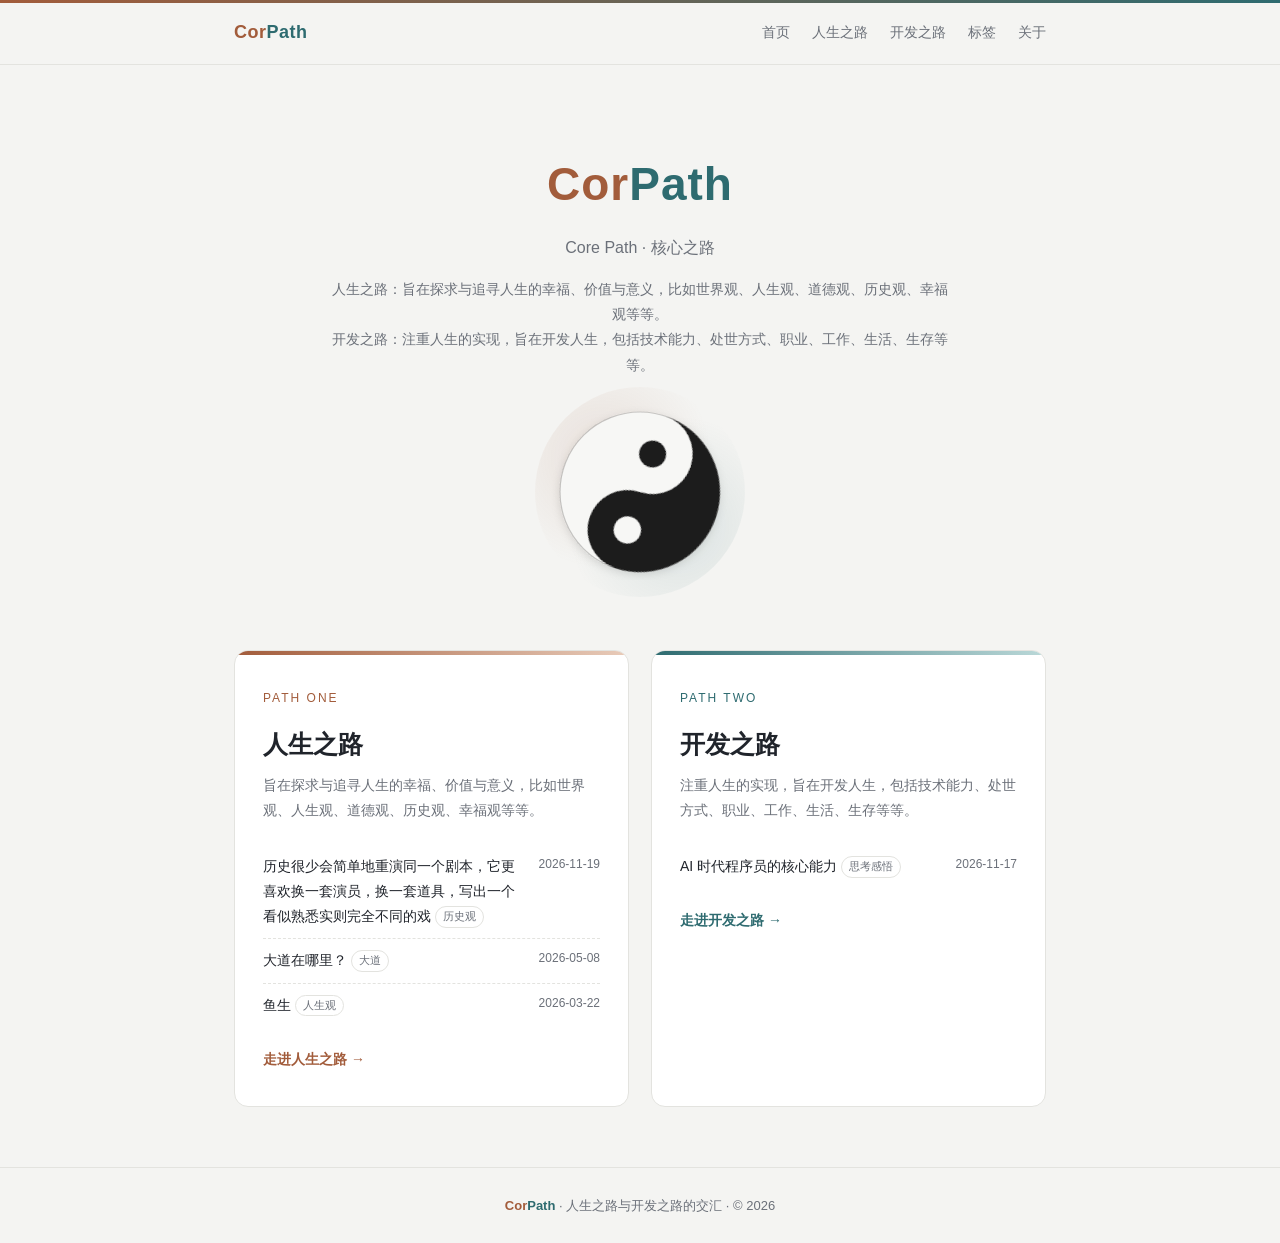
<file: index.html>
<!DOCTYPE html>
<html lang="zh-CN">
<head>
  <meta charset="UTF-8">
  <meta name="viewport" content="width=device-width, initial-scale=1.0">
  <title>CorPath · 人生之路与开发之路</title>
  <meta name="description" content="人生之路：旨在探求与追寻人生的幸福、价值与意义，比如世界观、人生观、道德观、历史观、幸福观等等；开发之路：注重人生的实现，旨在开发人生，包括技术能力、处世方式、职业、工作、生活、生存等等。">
  <link rel="stylesheet" href="assets/style.css">
</head>
<body>
  <header class="site-head">
    <div class="head-inner">
      <a class="brand" href="index.html"><span class="dot">Cor</span><span class="dev">Path</span></a>
      <nav class="site-nav">
        <a href="index.html">首页</a>
        <a href="life/index.html">人生之路</a>
        <a href="dev/index.html">开发之路</a>
        <a href="tags.html">标签</a>
        <a href="about.html">关于</a>
      </nav>
    </div>
  </header>

  <main>
    <section class="hero">
      <h1><span class="core">Cor</span><span class="path">Path</span></h1>
      <p class="sub">Core Path · 核心之路</p>
      <p class="tagline">人生之路：旨在探求与追寻人生的幸福、价值与意义，比如世界观、人生观、道德观、历史观、幸福观等等。<br>开发之路：注重人生的实现，旨在开发人生，包括技术能力、处世方式、职业、工作、生活、生存等等。</p>
      <div class="taiji">
        <img src="assets/taiji.svg" alt="阴阳双鱼盘旋交错，你中有我、我中有你，殊途同归" width="176" height="176">
      </div>
    </section>

    <div class="wrap">
      <section class="fork">
        <!-- 人生之路 -->
        <article class="path-card card-life">
          <span class="label">Path One</span>
          <h2>人生之路</h2>
          <p class="desc">旨在探求与追寻人生的幸福、价值与意义，比如世界观、人生观、道德观、历史观、幸福观等等。</p>
          <ul id="homeLifeList"></ul>
          <a class="enter" href="life/index.html">走进人生之路 →</a>
        </article>

        <!-- 开发之路 -->
        <article class="path-card card-dev">
          <span class="label">Path Two</span>
          <h2>开发之路</h2>
          <p class="desc">注重人生的实现，旨在开发人生，包括技术能力、处世方式、职业、工作、生活、生存等等。</p>
          <ul id="homeDevList"></ul>
          <a class="enter" href="dev/index.html">走进开发之路 →</a>
        </article>
      </section>
    </div>
  </main>

  <footer class="site-foot">
    <span class="brand-mini"><span class="life">Cor</span><span class="dev">Path</span></span> · 人生之路与开发之路的交汇 · &copy; 2026
  </footer>

  <script src="assets/posts.js"></script>
  <script src="assets/dir.js"></script>
</body>
</html>
</file>
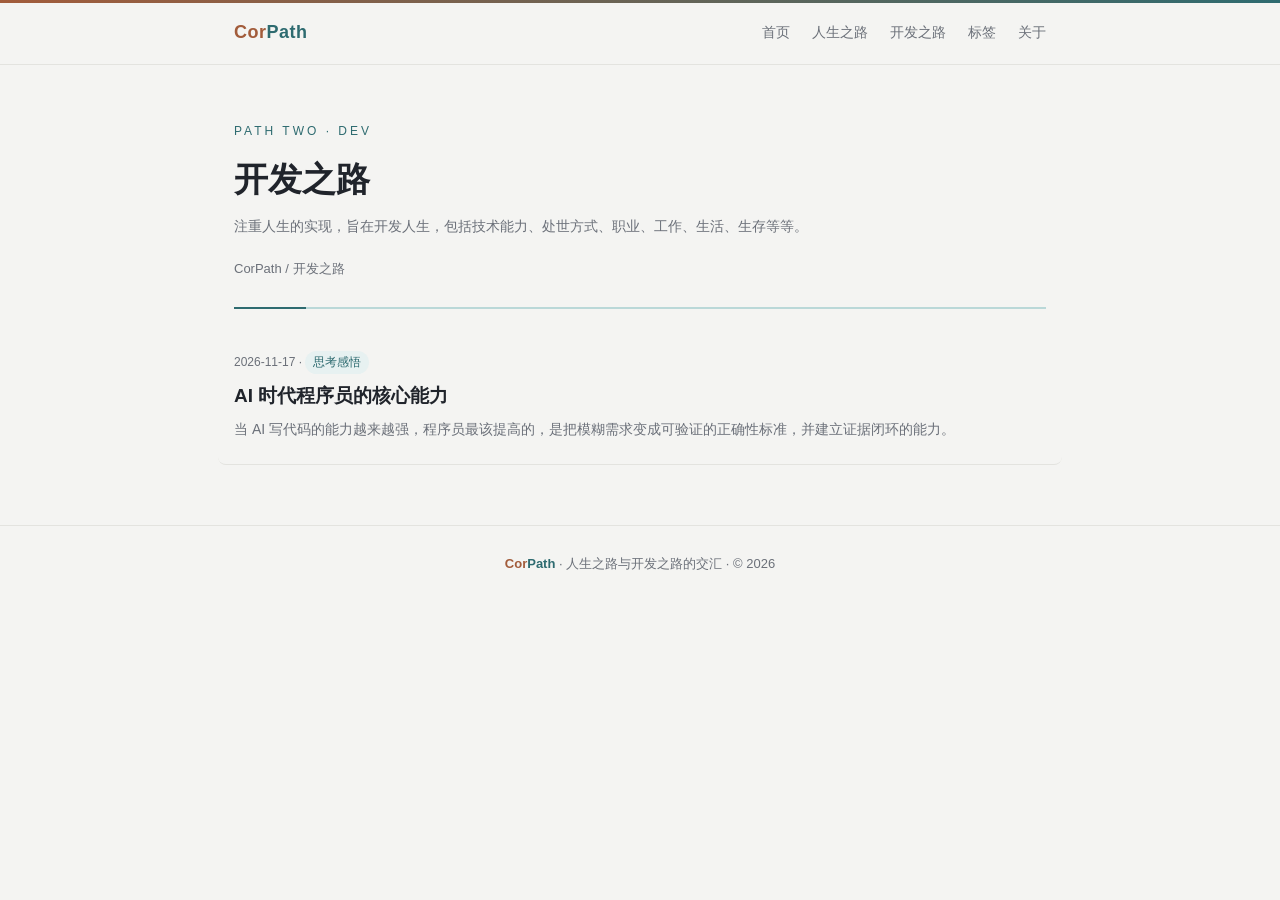
<file: dev/index.html>
<!DOCTYPE html>
<html lang="zh-CN">
<head>
  <meta charset="UTF-8">
  <meta name="viewport" content="width=device-width, initial-scale=1.0">
  <title>开发之路 · CorPath</title>
  <link rel="stylesheet" href="../assets/style.css">
</head>
<body data-dir="dev">
  <header class="site-head">
    <div class="head-inner">
      <a class="brand" href="../index.html"><span class="dot">Cor</span><span class="dev">Path</span></a>
      <nav class="site-nav">
        <a href="../index.html">首页</a>
        <a href="../life/index.html">人生之路</a>
        <a href="index.html">开发之路</a>
        <a href="../tags.html">标签</a>
        <a href="../about.html">关于</a>
      </nav>
    </div>
  </header>

  <main class="wrap dev-board">
    <div class="board-head dev">
      <div class="kicker"></div>
      <h1></h1>
      <p></p>
      <div class="crumb"></div>
    </div>

    <ul class="post-list" data-post-list></ul>
  </main>

  <footer class="site-foot">
    <span class="brand-mini"><span class="life">Cor</span><span class="dev">Path</span></span> · 人生之路与开发之路的交汇 · &copy; 2026
  </footer>

  <script src="../assets/posts.js"></script>
  <script src="../assets/dir.js"></script>
</body>
</html>
</file>
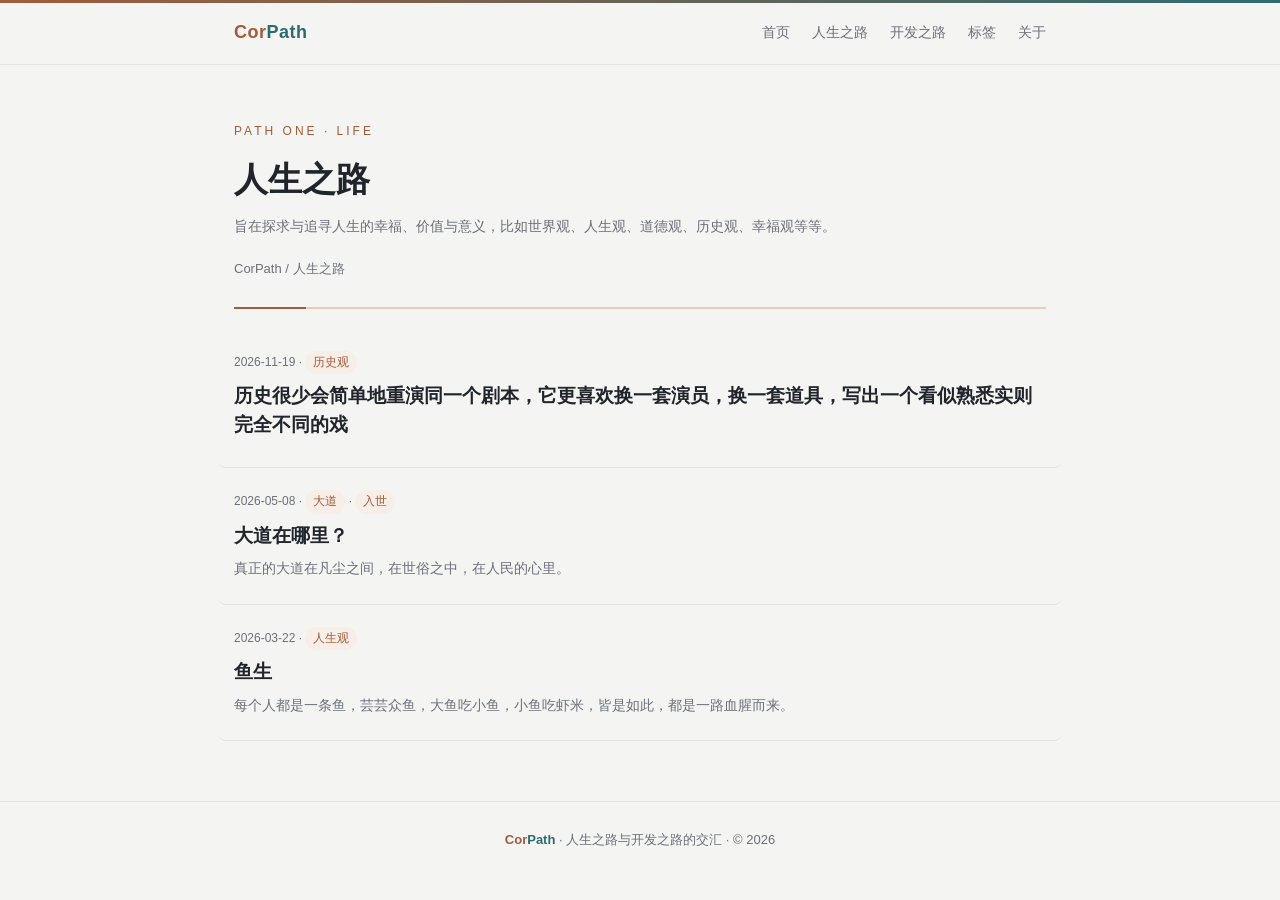
<file: life/index.html>
<!DOCTYPE html>
<html lang="zh-CN">
<head>
  <meta charset="UTF-8">
  <meta name="viewport" content="width=device-width, initial-scale=1.0">
  <title>人生之路 · CorPath</title>
  <link rel="stylesheet" href="../assets/style.css">
</head>
<body data-dir="life">
  <header class="site-head">
    <div class="head-inner">
      <a class="brand" href="../index.html"><span class="dot">Cor</span><span class="dev">Path</span></a>
      <nav class="site-nav">
        <a href="../index.html">首页</a>
        <a href="index.html">人生之路</a>
        <a href="../dev/index.html">开发之路</a>
        <a href="../tags.html">标签</a>
        <a href="../about.html">关于</a>
      </nav>
    </div>
  </header>

  <main class="wrap life-board">
    <div class="board-head life">
      <div class="kicker"></div>
      <h1></h1>
      <p></p>
      <div class="crumb"></div>
    </div>

    <ul class="post-list" data-post-list></ul>
  </main>

  <footer class="site-foot">
    <span class="brand-mini"><span class="life">Cor</span><span class="dev">Path</span></span> · 人生之路与开发之路的交汇 · &copy; 2026
  </footer>

  <script src="../assets/posts.js"></script>
  <script src="../assets/dir.js"></script>
</body>
</html>
</file>
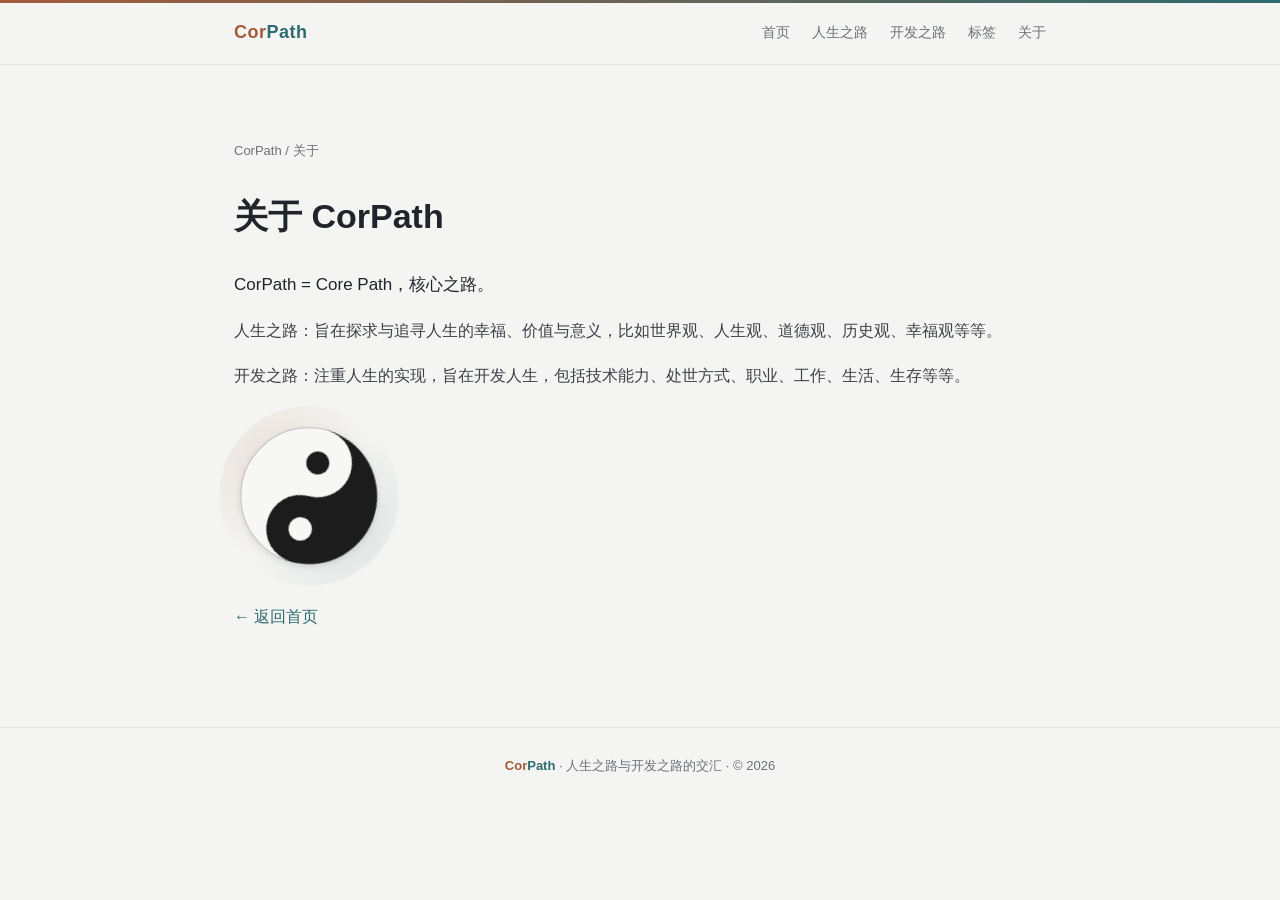
<file: about.html>
<!DOCTYPE html>
<html lang="zh-CN">
<head>
  <meta charset="UTF-8">
  <meta name="viewport" content="width=device-width, initial-scale=1.0">
  <title>关于 · CorPath</title>
  <link rel="stylesheet" href="assets/style.css">
</head>
<body>
  <header class="site-head">
    <div class="head-inner">
      <a class="brand" href="index.html"><span class="dot">Cor</span><span class="dev">Path</span></a>
      <nav class="site-nav">
        <a href="index.html">首页</a>
        <a href="life/index.html">人生之路</a>
        <a href="dev/index.html">开发之路</a>
        <a href="tags.html">标签</a>
        <a href="about.html">关于</a>
      </nav>
    </div>
  </header>

  <main class="wrap about">
    <div class="crumb"><a href="index.html">CorPath</a> / 关于</div>
    <h1>关于 CorPath</h1>
    <p class="lead">CorPath = Core Path，核心之路。</p>
    <p>人生之路：旨在探求与追寻人生的幸福、价值与意义，比如世界观、人生观、道德观、历史观、幸福观等等。</p>
    <p>开发之路：注重人生的实现，旨在开发人生，包括技术能力、处世方式、职业、工作、生活、生存等等。</p>
    <div class="taiji taiji-about">
      <img src="assets/taiji.svg" alt="阴阳双鱼盘旋交错，你中有我、我中有你" width="150" height="150">
    </div>
    <p style="margin-top:32px"><a href="index.html" style="color:var(--dev)">← 返回首页</a></p>
  </main>

  <footer class="site-foot">
    <span class="brand-mini"><span class="life">Cor</span><span class="dev">Path</span></span> · 人生之路与开发之路的交汇 · &copy; 2026
  </footer>
</body>
</html>
</file>
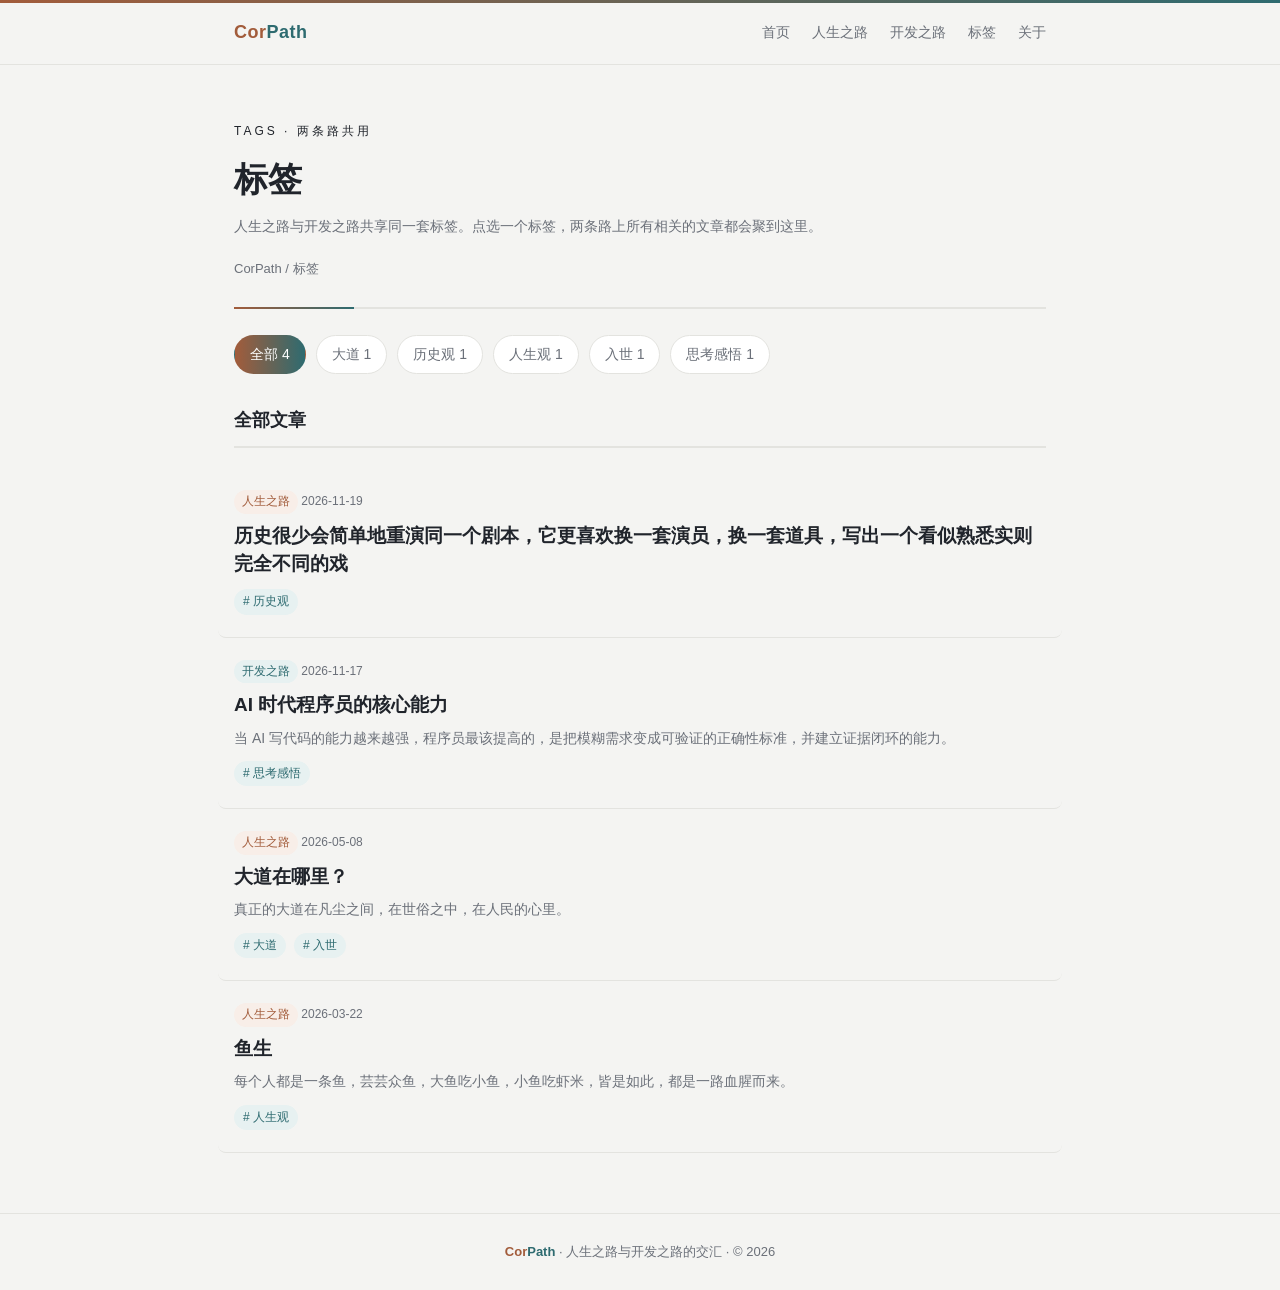
<file: tags.html>
<!DOCTYPE html>
<html lang="zh-CN">
<head>
  <meta charset="UTF-8">
  <meta name="viewport" content="width=device-width, initial-scale=1.0">
  <title>标签 · CorPath</title>
  <meta name="description" content="CorPath 标签索引：跨人生之路与开发之路，按标签查看所有相关文章。">
  <link rel="stylesheet" href="assets/style.css">
</head>
<body>
  <header class="site-head">
    <div class="head-inner">
      <a class="brand" href="index.html"><span class="dot">Cor</span><span class="dev">Path</span></a>
      <nav class="site-nav">
        <a href="index.html">首页</a>
        <a href="life/index.html">人生之路</a>
        <a href="dev/index.html">开发之路</a>
        <a href="tags.html">标签</a>
        <a href="about.html">关于</a>
      </nav>
    </div>
  </header>

  <main class="wrap tags-board">
    <div class="board-head tags">
      <div class="kicker">Tags · 两条路共用</div>
      <h1>标签</h1>
      <p>人生之路与开发之路共享同一套标签。点选一个标签，两条路上所有相关的文章都会聚到这里。</p>
      <div class="crumb"><a href="index.html">CorPath</a> / 标签</div>
    </div>

    <div class="tag-cloud" id="tagCloud"></div>

    <h2 class="tag-result-title" id="tagResultTitle">全部文章</h2>
    <ul class="post-list" id="tagResults"></ul>
  </main>

  <footer class="site-foot">
    <span class="brand-mini"><span class="life">Cor</span><span class="dev">Path</span></span> · 人生之路与开发之路的交汇 · &copy; 2026
  </footer>

  <script src="assets/posts.js"></script>
  <script src="assets/tags.js"></script>
</body>
</html>
</file>
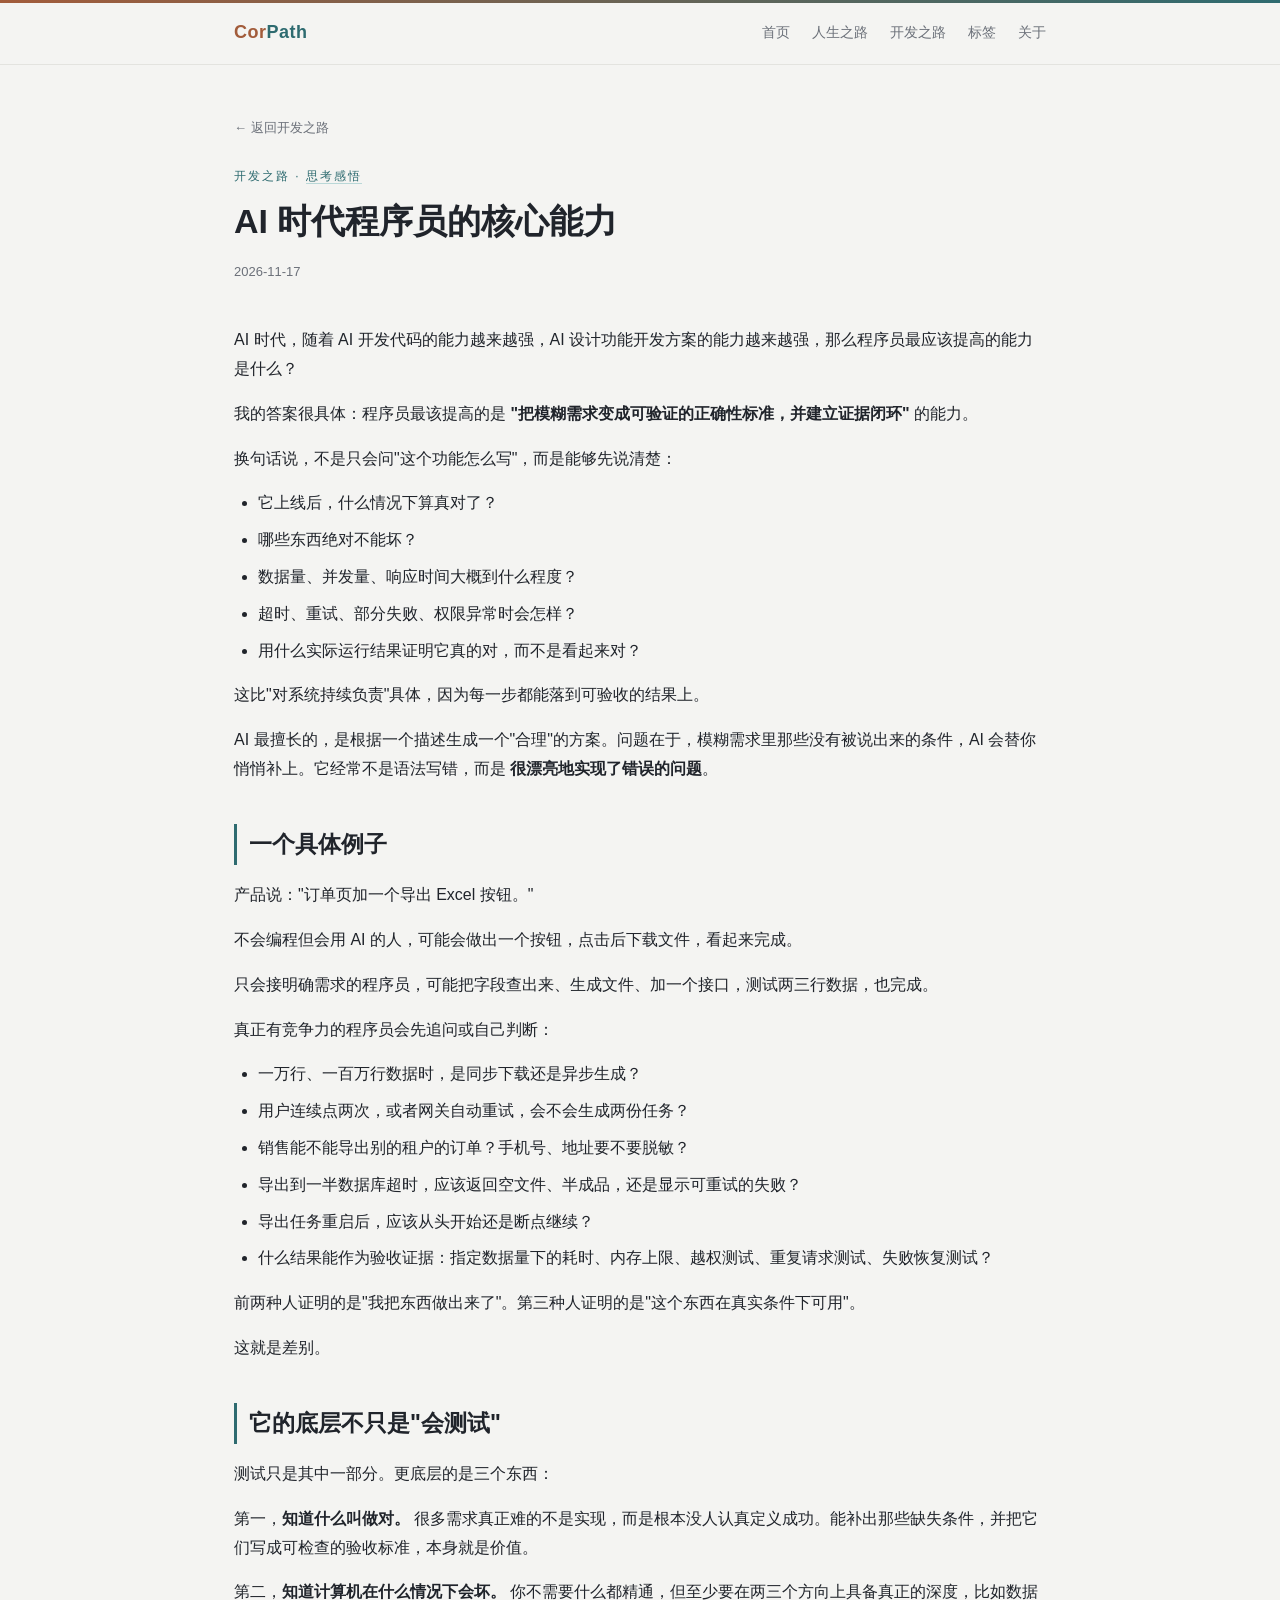
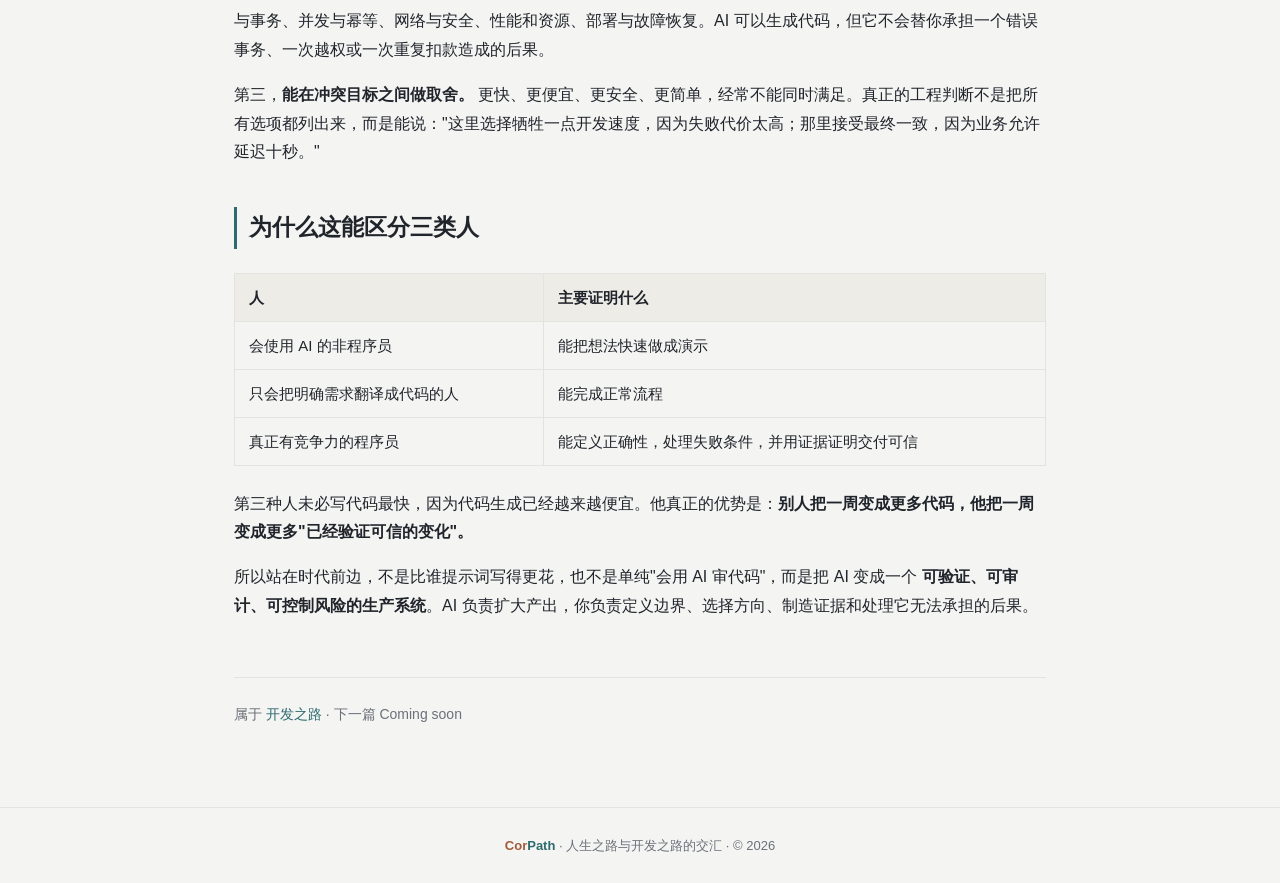
<file: dev/2026-11-17-ai时代程序员的核心能力.html>
<!DOCTYPE html>
<html lang="zh-CN">
<head>
  <meta charset="UTF-8">
  <meta name="viewport" content="width=device-width, initial-scale=1.0">
  <title>AI 时代程序员的核心能力 · CorPath</title>
  <meta name="description" content="AI 时代程序员最该提高的，是把模糊需求变成可验证的正确性标准，并建立证据闭环的能力。">
  <link rel="stylesheet" href="../assets/style.css">
</head>
<body>
  <header class="site-head">
    <div class="head-inner">
      <a class="brand" href="../index.html"><span class="dot">Cor</span><span class="dev">Path</span></a>
      <nav class="site-nav">
        <a href="../index.html">首页</a>
        <a href="../life/index.html">人生之路</a>
        <a href="index.html">开发之路</a>
        <a href="../tags.html">标签</a>
        <a href="../about.html">关于</a>
      </nav>
    </div>
  </header>

  <main class="wrap article">
    <a class="back" href="index.html">← 返回开发之路</a>
    <header>
      <div class="cat">开发之路 · <a href="../tags.html?tag=%E6%80%9D%E8%80%83%E6%84%9F%E6%82%9F">思考感悟</a></div>
      <h1>AI 时代程序员的核心能力</h1>
      <time class="date">2026-11-17</time>
    </header>

    <div class="body">
      <p>AI 时代，随着 AI 开发代码的能力越来越强，AI 设计功能开发方案的能力越来越强，那么程序员最应该提高的能力是什么？</p>

      <p>我的答案很具体：程序员最该提高的是 <strong>"把模糊需求变成可验证的正确性标准，并建立证据闭环"</strong> 的能力。</p>

      <p>换句话说，不是只会问"这个功能怎么写"，而是能够先说清楚：</p>

      <ul>
        <li>它上线后，什么情况下算真对了？</li>
        <li>哪些东西绝对不能坏？</li>
        <li>数据量、并发量、响应时间大概到什么程度？</li>
        <li>超时、重试、部分失败、权限异常时会怎样？</li>
        <li>用什么实际运行结果证明它真的对，而不是看起来对？</li>
      </ul>

      <p>这比"对系统持续负责"具体，因为每一步都能落到可验收的结果上。</p>

      <p>AI 最擅长的，是根据一个描述生成一个"合理"的方案。问题在于，模糊需求里那些没有被说出来的条件，AI 会替你悄悄补上。它经常不是语法写错，而是 <strong>很漂亮地实现了错误的问题</strong>。</p>

      <h2>一个具体例子</h2>

      <p>产品说："订单页加一个导出 Excel 按钮。"</p>

      <p>不会编程但会用 AI 的人，可能会做出一个按钮，点击后下载文件，看起来完成。</p>

      <p>只会接明确需求的程序员，可能把字段查出来、生成文件、加一个接口，测试两三行数据，也完成。</p>

      <p>真正有竞争力的程序员会先追问或自己判断：</p>

      <ul>
        <li>一万行、一百万行数据时，是同步下载还是异步生成？</li>
        <li>用户连续点两次，或者网关自动重试，会不会生成两份任务？</li>
        <li>销售能不能导出别的租户的订单？手机号、地址要不要脱敏？</li>
        <li>导出到一半数据库超时，应该返回空文件、半成品，还是显示可重试的失败？</li>
        <li>导出任务重启后，应该从头开始还是断点继续？</li>
        <li>什么结果能作为验收证据：指定数据量下的耗时、内存上限、越权测试、重复请求测试、失败恢复测试？</li>
      </ul>

      <p>前两种人证明的是"我把东西做出来了"。第三种人证明的是"这个东西在真实条件下可用"。</p>

      <p>这就是差别。</p>

      <h2>它的底层不只是"会测试"</h2>

      <p>测试只是其中一部分。更底层的是三个东西：</p>

      <p>第一，<strong>知道什么叫做对。</strong> 很多需求真正难的不是实现，而是根本没人认真定义成功。能补出那些缺失条件，并把它们写成可检查的验收标准，本身就是价值。</p>

      <p>第二，<strong>知道计算机在什么情况下会坏。</strong> 你不需要什么都精通，但至少要在两三个方向上具备真正的深度，比如数据与事务、并发与幂等、网络与安全、性能和资源、部署与故障恢复。AI 可以生成代码，但它不会替你承担一个错误事务、一次越权或一次重复扣款造成的后果。</p>

      <p>第三，<strong>能在冲突目标之间做取舍。</strong> 更快、更便宜、更安全、更简单，经常不能同时满足。真正的工程判断不是把所有选项都列出来，而是能说："这里选择牺牲一点开发速度，因为失败代价太高；那里接受最终一致，因为业务允许延迟十秒。"</p>

      <h2>为什么这能区分三类人</h2>

      <table>
        <thead>
          <tr><th>人</th><th>主要证明什么</th></tr>
        </thead>
        <tbody>
          <tr><td>会使用 AI 的非程序员</td><td>能把想法快速做成演示</td></tr>
          <tr><td>只会把明确需求翻译成代码的人</td><td>能完成正常流程</td></tr>
          <tr><td>真正有竞争力的程序员</td><td>能定义正确性，处理失败条件，并用证据证明交付可信</td></tr>
        </tbody>
      </table>

      <p>第三种人未必写代码最快，因为代码生成已经越来越便宜。他真正的优势是：<strong>别人把一周变成更多代码，他把一周变成更多"已经验证可信的变化"。</strong></p>

      <p>所以站在时代前边，不是比谁提示词写得更花，也不是单纯"会用 AI 审代码"，而是把 AI 变成一个 <strong>可验证、可审计、可控制风险的生产系统</strong>。AI 负责扩大产出，你负责定义边界、选择方向、制造证据和处理它无法承担的后果。</p>
    </div>

    <div class="article-foot">
      属于 <a href="index.html">开发之路</a> · 下一篇 Coming soon
    </div>
  </main>

  <footer class="site-foot">
    <span class="brand-mini"><span class="life">Cor</span><span class="dev">Path</span></span> · 人生之路与开发之路的交汇 · &copy; 2026
  </footer>
</body>
</html>
</file>
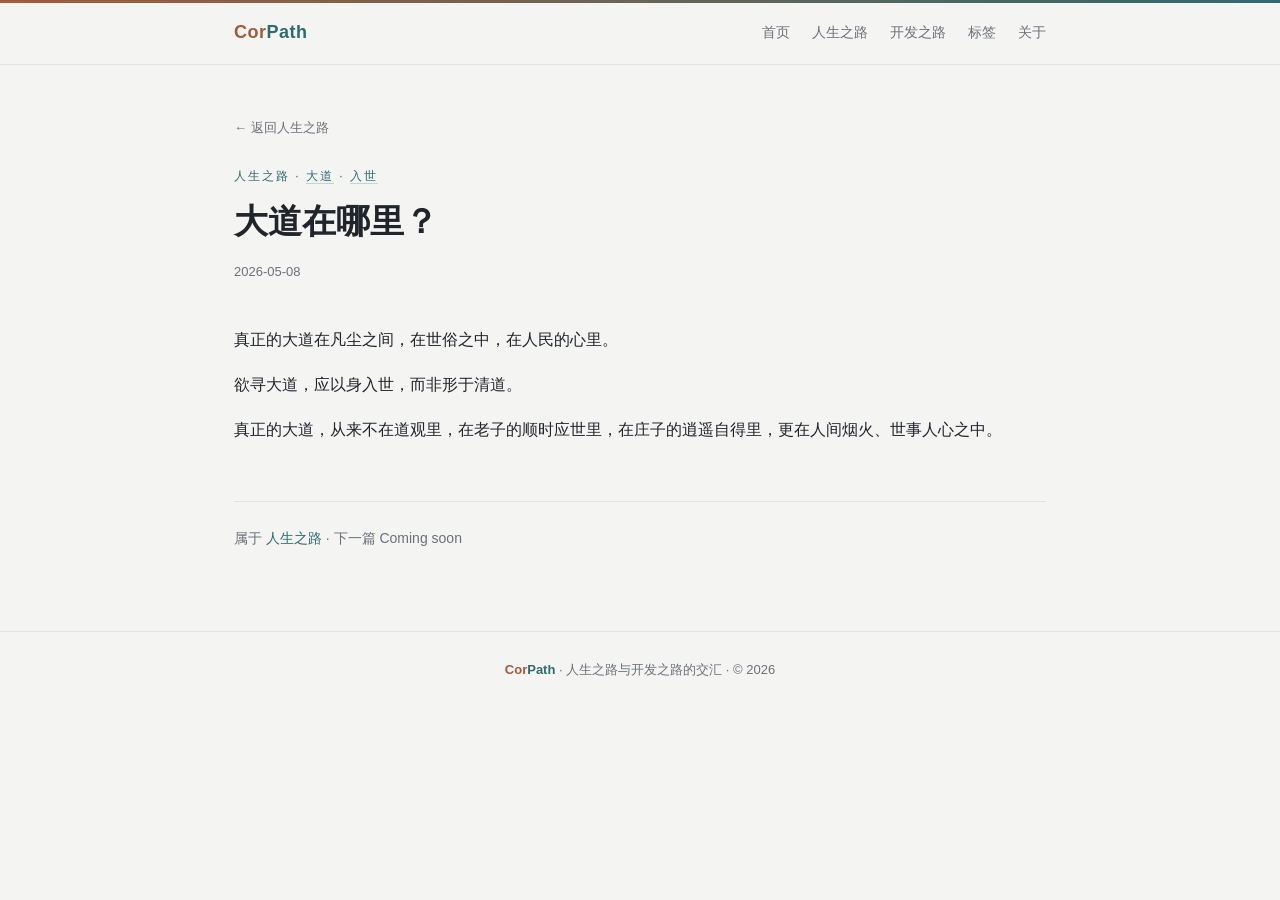
<file: life/2026-05-08-大道在哪里？.html>
<!DOCTYPE html>
<html lang="zh-CN">
<head>
  <meta charset="UTF-8">
  <meta name="viewport" content="width=device-width, initial-scale=1.0">
  <title>大道在哪里？ · CorPath</title>
  <meta name="description" content="真正的大道在凡尘之间，在世俗之中，在人民的心里。">
  <link rel="stylesheet" href="../assets/style.css">
</head>
<body>
  <header class="site-head">
    <div class="head-inner">
      <a class="brand" href="../index.html"><span class="dot">Cor</span><span class="dev">Path</span></a>
      <nav class="site-nav">
        <a href="../index.html">首页</a>
        <a href="index.html">人生之路</a>
        <a href="../dev/index.html">开发之路</a>
        <a href="../tags.html">标签</a>
        <a href="../about.html">关于</a>
      </nav>
    </div>
  </header>

  <main class="wrap article">
    <a class="back" href="index.html">← 返回人生之路</a>
    <header>
      <div class="cat">人生之路 · <a href="../tags.html?tag=%E5%A4%A7%E9%81%93">大道</a> · <a href="../tags.html?tag=%E5%85%A5%E4%B8%96">入世</a></div>
      <h1>大道在哪里？</h1>
      <time class="date">2026-05-08</time>
    </header>

    <div class="body">
      <p>真正的大道在凡尘之间，在世俗之中，在人民的心里。</p>
      <p>欲寻大道，应以身入世，而非形于清道。</p>
      <p>真正的大道，从来不在道观里，在老子的顺时应世里，在庄子的逍遥自得里，更在人间烟火、世事人心之中。</p>
    </div>

    <div class="article-foot">
      属于 <a href="index.html">人生之路</a> · 下一篇 Coming soon
    </div>
  </main>

  <footer class="site-foot">
    <span class="brand-mini"><span class="life">Cor</span><span class="dev">Path</span></span> · 人生之路与开发之路的交汇 · &copy; 2026
  </footer>
</body>
</html>
</file>
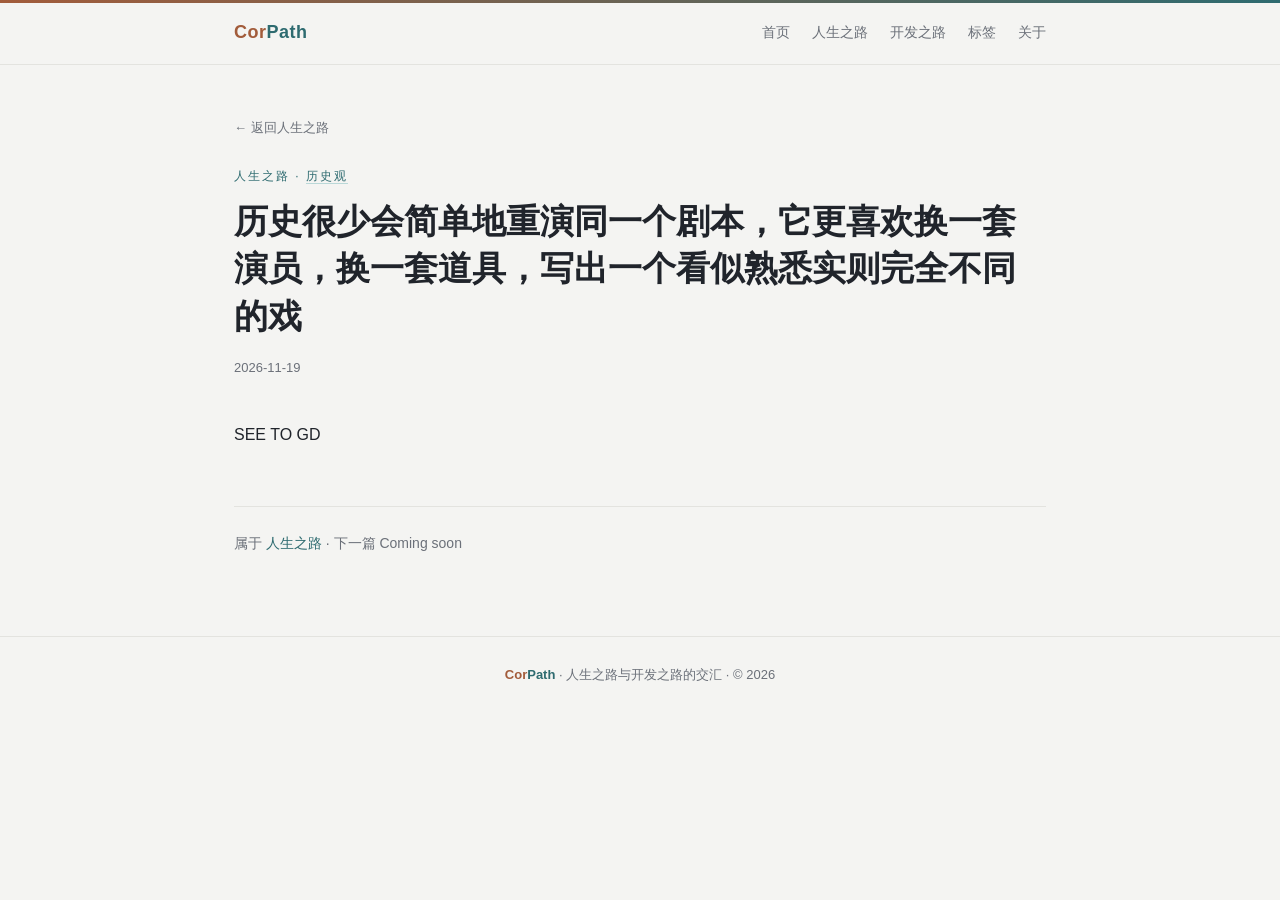
<file: life/2026-11-19-历史很少会简单地重演同一个剧本，它更喜欢换一套演员，换一套道具，写出一个看似熟悉实则完全不同的戏.html>
<!DOCTYPE html>
<html lang="zh-CN">
<head>
  <meta charset="UTF-8">
  <meta name="viewport" content="width=device-width, initial-scale=1.0">
  <title>历史很少会简单地重演同一个剧本，它更喜欢换一套演员，换一套道具，写出一个看似熟悉实则完全不同的戏 · CorPath</title>
  <meta name="description" content="人生之路 · 历史观">
  <link rel="stylesheet" href="../assets/style.css">
</head>
<body>
  <header class="site-head">
    <div class="head-inner">
      <a class="brand" href="../index.html"><span class="dot">Cor</span><span class="dev">Path</span></a>
      <nav class="site-nav">
        <a href="../index.html">首页</a>
        <a href="index.html">人生之路</a>
        <a href="../dev/index.html">开发之路</a>
        <a href="../tags.html">标签</a>
        <a href="../about.html">关于</a>
      </nav>
    </div>
  </header>

  <main class="wrap article">
    <a class="back" href="index.html">← 返回人生之路</a>
    <header>
      <div class="cat">人生之路 · <a href="../tags.html?tag=%E5%8E%86%E5%8F%B2%E8%A7%82">历史观</a></div>
      <h1>历史很少会简单地重演同一个剧本，它更喜欢换一套演员，换一套道具，写出一个看似熟悉实则完全不同的戏</h1>
      <time class="date">2026-11-19</time>
    </header>

    <div class="body">
      <p>SEE TO GD</p>
    </div>

    <div class="article-foot">
      属于 <a href="index.html">人生之路</a> · 下一篇 Coming soon
    </div>
  </main>

  <footer class="site-foot">
    <span class="brand-mini"><span class="life">Cor</span><span class="dev">Path</span></span> · 人生之路与开发之路的交汇 · &copy; 2026
  </footer>
</body>
</html>
</file>
<file: assets/style.css>
/* CorPath — 人生之路与开发之路的交汇 */
/* 基调仍是黑 / 白 / 浅灰；仅以两种低饱和点缀色区分两条路：
   人生之路 = 暖赭（terracotta），开发之路 = 墨青（teal），呼应阴阳一暖一冷。 */
:root {
  --life: #a25c3b;
  --life-deep: #8a4c2e;
  --life-soft: #f8eee8;
  --life-line: #e8cbb9;
  --dev: #2e6b70;
  --dev-deep: #24565a;
  --dev-soft: #e7f1f1;
  --dev-line: #bad8d8;
  --ink: #20242b;
  --muted: #6b7079;
  --paper: #f4f4f2;
  --surface: #ffffff;
  --line: #e3e3df;
  --radius: 14px;
  --maxw: 860px;
  --accent-line: linear-gradient(90deg, var(--life) 0%, var(--dev) 100%);
}

* { box-sizing: border-box; }
html { scroll-behavior: smooth; }
body {
  margin: 0;
  font-family: -apple-system, BlinkMacSystemFont, "Segoe UI", "PingFang SC", "Microsoft YaHei", sans-serif;
  color: var(--ink);
  background: var(--paper);
  line-height: 1.8;
  -webkit-font-smoothing: antialiased;
}
a { color: inherit; text-decoration: none; }

/* ---------- 顶部导航 ---------- */
.site-head {
  border-bottom: 1px solid var(--line);
  background: rgba(244,244,242,.9);
  position: sticky; top: 0; z-index: 10;
  backdrop-filter: saturate(1.5) blur(10px);
}
.site-head::before {
  content: ""; position: absolute; inset: 0 0 auto 0; height: 3px;
  background: var(--accent-line);
}
.head-inner {
  max-width: var(--maxw); margin: 0 auto; padding: 16px 24px;
  display: flex; align-items: center; justify-content: space-between;
}
.brand { font-weight: 700; font-size: 18px; letter-spacing: .5px; }
.brand .dot { color: var(--life); }
.brand .dev { color: var(--dev); }
.site-nav { display: flex; gap: 22px; font-size: 14px; color: var(--muted); }
.site-nav a { position: relative; padding: 2px 0; transition: color .18s ease; }
.site-nav a::after {
  content: ""; position: absolute; left: 0; right: 100%; bottom: -2px; height: 2px;
  background: var(--accent-line); transition: right .2s ease;
}
.site-nav a:hover { color: var(--ink); }
.site-nav a:hover::after { right: 0; }

/* ---------- 通用容器 ---------- */
.wrap { max-width: var(--maxw); margin: 0 auto; padding: 0 24px; }

/* ---------- 首页 ---------- */
.hero { text-align: center; padding: 78px 24px 40px; }
.hero h1 { font-size: 46px; margin: 0 0 8px; letter-spacing: 1px; }
.hero h1 .core { color: var(--life); }
.hero h1 .path { color: var(--dev); }
.hero .sub { color: var(--muted); font-size: 16px; margin: 0 auto 6px; }
.hero .tagline { color: var(--muted); font-size: 14px; max-width: 620px; margin: 14px auto 0; }

/* ---------- 阴阳双鱼 ---------- */
.taiji { display: flex; justify-content: center; margin: 26px auto 4px; position: relative; }
.taiji::before {
  content: ""; position: absolute; width: 210px; height: 210px; border-radius: 50%;
  top: 50%; left: 50%; transform: translate(-50%, -50%);
  background: radial-gradient(circle at 32% 34%, rgba(162,92,59,.13), transparent 55%),
              radial-gradient(circle at 68% 66%, rgba(46,107,112,.13), transparent 55%);
  pointer-events: none;
}
.taiji img { width: 176px; height: 176px; display: block; position: relative; }
.taiji-about { margin: 30px 0; justify-content: flex-start; }
.taiji-about::before { width: 180px; height: 180px; left: 75px; }
.taiji-about img { width: 150px; height: 150px; }

.fork { display: flex; gap: 22px; margin: 26px 0 60px; }
.path-card {
  flex: 1; border: 1px solid var(--line); border-radius: var(--radius);
  padding: 32px 28px; background: var(--surface);
  transition: transform .2s ease, box-shadow .2s ease, background .2s ease;
  position: relative; overflow: hidden;
}
.path-card::before { content: ""; position: absolute; inset: 0 0 auto 0; height: 4px; transition: height .2s ease; }
.card-life::before { background: var(--accent-line); background: linear-gradient(90deg, var(--life), var(--life-line)); }
.card-dev::before { background: linear-gradient(90deg, var(--dev), var(--dev-line)); }
.card-life:hover { background: linear-gradient(180deg, var(--life-soft) 0%, var(--surface) 42%); box-shadow: 0 14px 34px rgba(162,92,59,.10); }
.card-dev:hover { background: linear-gradient(180deg, var(--dev-soft) 0%, var(--surface) 42%); box-shadow: 0 14px 34px rgba(46,107,112,.10); }
.path-card:hover { transform: translateY(-4px); }
.path-card:hover::before { height: 6px; }
.path-card .label { font-size: 12px; letter-spacing: 2px; text-transform: uppercase; }
.card-life .label { color: var(--life); }
.card-dev .label { color: var(--dev); }
.path-card h2 { font-size: 25px; margin: 10px 0 6px; }
.path-card .desc { color: var(--muted); font-size: 14px; margin: 0 0 22px; }
.path-card ul { list-style: none; padding: 0; margin: 0; }
.path-card li { font-size: 14px; padding: 9px 0; border-top: 1px dashed var(--line); }
.path-card li:first-child { border-top: none; }
.path-card li a { display: flex; justify-content: space-between; gap: 12px; }
.path-card li time { color: var(--muted); font-size: 12px; white-space: nowrap; }
.card-life li a:hover { color: var(--life-deep); }
.card-dev li a:hover { color: var(--dev-deep); }
.inline-tag { display: inline-block; font-size: 11px; font-style: normal; color: var(--muted); border: 1px solid var(--line); background: rgba(255,255,255,.7); border-radius: 20px; padding: 0 7px; margin-left: 4px; vertical-align: 1px; }
.path-card .enter { display: inline-block; margin-top: 20px; font-size: 14px; font-weight: 600; transition: transform .18s ease; }
.card-life .enter { color: var(--life); }
.card-dev .enter { color: var(--dev); }
.path-card .enter:hover { transform: translateX(3px); }
.empty-note { color: var(--muted); font-size: 13px; font-style: italic; }

/* ---------- 板块目录页 ---------- */
.board-head { padding: 56px 0 26px; border-bottom: 2px solid var(--line); margin-bottom: 8px; position: relative; }
.board-head::before { content: ""; position: absolute; left: 0; bottom: -2px; width: 72px; height: 2px; }
.board-head.life::before { background: var(--life); }
.board-head.dev::before { background: var(--dev); }
.board-head.life { border-color: var(--life-line); }
.board-head.dev { border-color: var(--dev-line); }
.board-head .kicker { font-size: 12px; letter-spacing: 3px; text-transform: uppercase; }
.board-head.life .kicker { color: var(--life); }
.board-head.dev .kicker { color: var(--dev); }
.board-head h1 { font-size: 34px; margin: 6px 0 4px; }
.board-head p { color: var(--muted); margin: 0; font-size: 14px; }
.crumb { font-size: 13px; color: var(--muted); margin-top: 18px; }
.crumb a:hover { color: var(--ink); }

.post-list { list-style: none; padding: 0; margin: 20px 0 60px; }
.post-item { padding: 22px 16px; margin: 0 -16px; border-bottom: 1px solid var(--line); border-radius: 8px; transition: background .18s ease; }
.post-item:hover { background: rgba(46,107,112,.045); }
.life-board .post-item:hover { background: rgba(162,92,59,.045); }
.post-item a h3 { font-size: 19px; margin: 0 0 6px; line-height: 1.5; transition: color .18s ease; }
.post-item a:hover h3 { color: var(--dev); }
.life-board .post-item a:hover h3 { color: var(--life); }
.post-item .meta { font-size: 12px; color: var(--muted); margin-bottom: 8px; }
.post-item .excerpt { color: var(--muted); font-size: 14px; margin: 0; }
.folder-tag { display: inline-block; font-size: 12px; padding: 1px 8px; border-radius: 20px; background: var(--dev-soft); color: var(--dev); transition: background .15s ease, color .15s ease; }
.folder-tag.life { background: var(--life-soft); color: var(--life); }
.folder-entry { background: #eeece7; color: #6b6357; }
a.folder-tag:hover { filter: brightness(.96); text-decoration: none; }

/* ---------- 标签页 ---------- */
.board-head.tags::before { background: var(--accent-line); width: 120px; }
.tag-cloud { display: flex; flex-wrap: wrap; gap: 10px; margin: 26px 0 10px; }
.tag-chip { display: inline-block; font-size: 14px; padding: 6px 15px; border: 1px solid var(--line); border-radius: 22px; background: var(--surface); color: var(--muted); transition: all .15s ease; }
.tag-chip:hover { border-color: var(--dev); color: var(--dev); }
.tag-chip.active { background: var(--accent-line); border-color: transparent; color: #fff; }
.tag-result-title { font-size: 18px; margin: 30px 0 0; padding-bottom: 10px; border-bottom: 2px solid var(--line); }
.post-tags { margin-top: 10px; display: flex; flex-wrap: wrap; gap: 8px; }
.tag-mini { font-size: 12px; color: var(--dev); background: var(--dev-soft); padding: 2px 9px; border-radius: 20px; }
.tag-mini.on { background: var(--accent-line); color: #fff; }
.tag-mini:hover { filter: brightness(.96); }

/* ---------- 文章页 ---------- */
.article { padding-top: 48px; padding-bottom: 80px; }
.article .back { font-size: 13px; color: var(--muted); transition: color .18s ease; }
.article .back:hover { color: var(--dev); }
.article header { margin: 24px 0 40px; }
.article .cat { font-size: 12px; letter-spacing: 2px; text-transform: uppercase; color: var(--dev); }
.article .cat a { border-bottom: 1px solid var(--dev-line); }
.article h1 { font-size: 34px; line-height: 1.4; margin: 10px 0 12px; }
.article .date { font-size: 13px; color: var(--muted); }
.article .body { font-size: 16px; }
.article .body h2 { font-size: 23px; margin: 40px 0 16px; padding-left: 12px; border-left: 3px solid var(--dev); }
.article .body h3 { font-size: 19px; margin: 30px 0 12px; }
.article .body p { margin: 16px 0; }
.article .body ul, .article .body ol { padding-left: 24px; }
.article .body li { margin: 8px 0; }
.article .body strong { color: var(--ink); font-weight: 700; }
.article .body table { width: 100%; border-collapse: collapse; margin: 24px 0; font-size: 15px; }
.article .body th, .article .body td { border: 1px solid var(--line); padding: 10px 14px; text-align: left; }
.article .body th { background: #eeece7; }
.article .body blockquote { margin: 24px 0; padding: 12px 20px; border-left: 3px solid var(--life); background: var(--life-soft); color: #4a4038; }
.article .body code { background: #eeece7; padding: 2px 6px; border-radius: 5px; font-size: .92em; }

.article-foot { margin-top: 56px; padding-top: 24px; border-top: 1px solid var(--line); font-size: 14px; color: var(--muted); }
.article-foot a { color: var(--dev); }

/* ---------- 关于页 ---------- */
.about { padding-top: 56px; padding-bottom: 80px; }
.about h1 { font-size: 34px; }
.about .lead { font-size: 17px; color: var(--ink); }
.about p { color: #3d4149; }

/* ---------- 页脚 ---------- */
.site-foot { border-top: 1px solid var(--line); padding: 26px 24px; text-align: center; color: var(--muted); font-size: 13px; }
.site-foot .brand-mini { color: var(--ink); font-weight: 600; }
.site-foot .brand-mini .life { color: var(--life); }
.site-foot .brand-mini .dev { color: var(--dev); }

/* ---------- 响应式 ---------- */
@media (max-width: 640px) {
  .hero { padding: 52px 20px 30px; }
  .hero h1 { font-size: 36px; }
  .fork { flex-direction: column; margin-bottom: 40px; }
  .site-nav { gap: 12px; font-size: 13px; }
  .taiji img { width: 140px; height: 140px; }
  .taiji::before { width: 172px; height: 172px; }
  .article h1, .board-head h1, .about h1 { font-size: 27px; }
}
</file>
